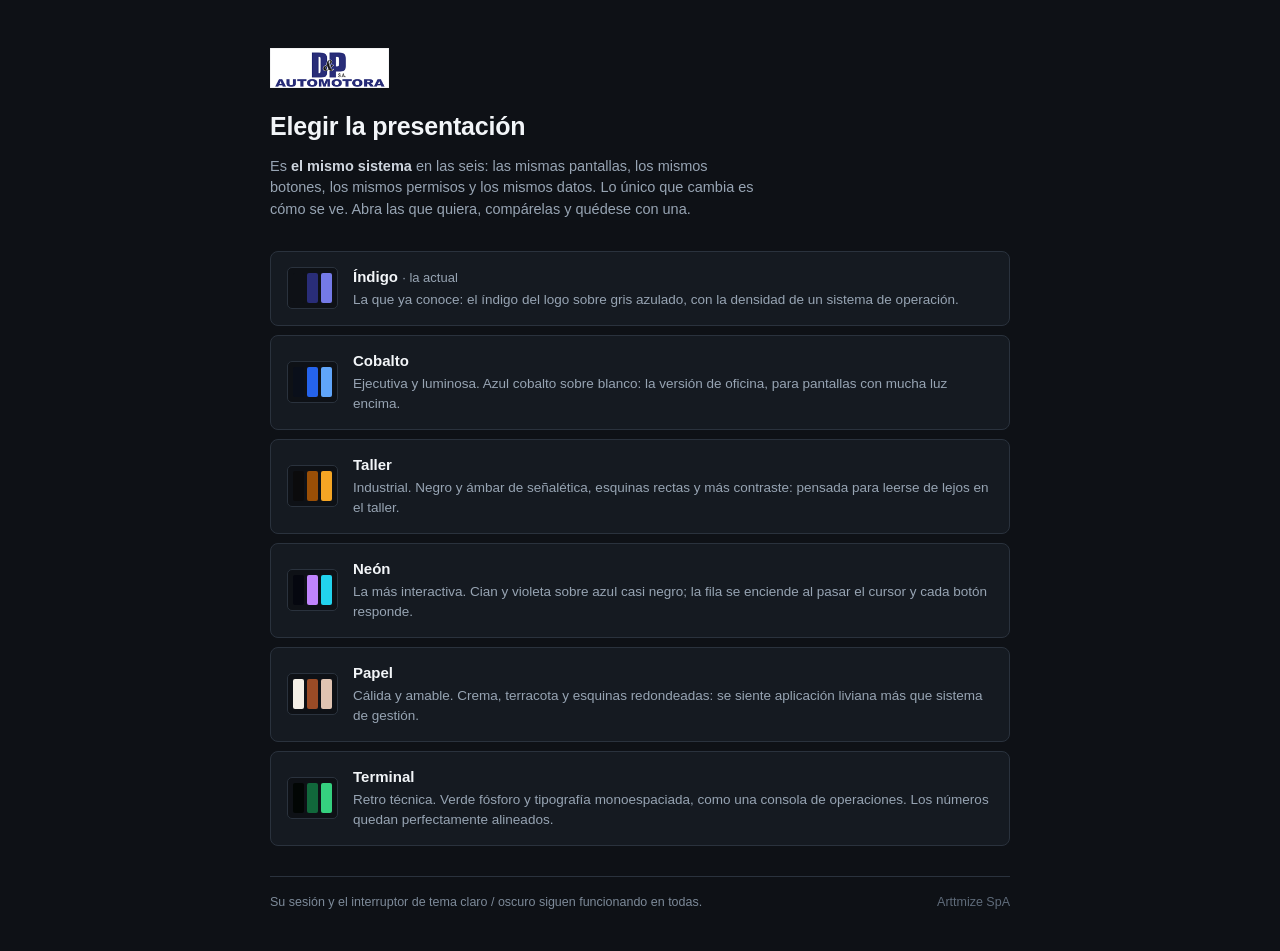
<file: pieles.html>
<!DOCTYPE html>
<html lang="es-CL">
<head>
<meta charset="utf-8">
<meta name="viewport" content="width=device-width, initial-scale=1">
<meta name="robots" content="noindex, nofollow">
<title>Automotora DyP · Elegir la presentación</title>
<link rel="stylesheet" href="css/pieles-portada.css?v=202609031458">
</head>
<body>
<main>
  <header>
    <img src="img/logo-dyp.png" alt="Automotora D y P">
    <h1>Elegir la presentación</h1>
    <p>Es <strong>el mismo sistema</strong> en las seis: las mismas pantallas, los mismos
       botones, los mismos permisos y los mismos datos. Lo único que cambia es cómo se ve.
       Abra las que quiera, compárelas y quédese con una.</p>
  </header>
  <nav class="ops">
  <a class="op actual" href="index.html" data-p="original">
    <span class="mu"><i></i><i></i><i></i></span>
    <span class="tx"><strong>Índigo <em>· la actual</em></strong><span>La que ya conoce: el índigo del logo sobre gris azulado, con la densidad de un sistema de operación.</span></span>
  </a>
  <a class="op" href="piel-cobalto.html" data-p="cobalto">
    <span class="mu"><i></i><i></i><i></i></span>
    <span class="tx"><strong>Cobalto</strong><span>Ejecutiva y luminosa. Azul cobalto sobre blanco: la versión de oficina, para pantallas con mucha luz encima.</span></span>
  </a>
  <a class="op" href="piel-taller.html" data-p="taller">
    <span class="mu"><i></i><i></i><i></i></span>
    <span class="tx"><strong>Taller</strong><span>Industrial. Negro y ámbar de señalética, esquinas rectas y más contraste: pensada para leerse de lejos en el taller.</span></span>
  </a>
  <a class="op" href="piel-neon.html" data-p="neon">
    <span class="mu"><i></i><i></i><i></i></span>
    <span class="tx"><strong>Neón</strong><span>La más interactiva. Cian y violeta sobre azul casi negro; la fila se enciende al pasar el cursor y cada botón responde.</span></span>
  </a>
  <a class="op" href="piel-papel.html" data-p="papel">
    <span class="mu"><i></i><i></i><i></i></span>
    <span class="tx"><strong>Papel</strong><span>Cálida y amable. Crema, terracota y esquinas redondeadas: se siente aplicación liviana más que sistema de gestión.</span></span>
  </a>
  <a class="op" href="piel-terminal.html" data-p="terminal">
    <span class="mu"><i></i><i></i><i></i></span>
    <span class="tx"><strong>Terminal</strong><span>Retro técnica. Verde fósforo y tipografía monoespaciada, como una consola de operaciones. Los números quedan perfectamente alineados.</span></span>
  </a>
  </nav>
  <footer>
    <span class="n">Su sesión y el interruptor de tema claro / oscuro siguen funcionando en todas.</span>
    <span class="m">Arttmize SpA</span>
  </footer>
</main>
</body>
</html>
</file>
<file: css/pieles-portada.css>
/* Portada para elegir la presentacion del sistema.
   Es una pagina aparte del sistema: no comparte estilos con el, a proposito.
   Aca no hay densidad de ERP — hay una sola decision que tomar. */

* { box-sizing: border-box; }

html, body {
  margin: 0; padding: 0; min-height: 100%;
  background: #0e1116;
  color: #ced5de;
  font-family: "Segoe UI", Roboto, "Helvetica Neue", Arial, sans-serif;
  font-size: 15px; line-height: 1.5;
  -webkit-font-smoothing: antialiased;
}

main { max-width: 780px; margin: 0 auto; padding: 48px 20px 40px; }

header { margin-bottom: 30px; }
header img { height: 40px; width: auto; display: block; margin-bottom: 20px; }
header h1 {
  margin: 0 0 10px; font-size: 25px; font-weight: 650; color: #f2f5f8;
  letter-spacing: -.2px;
}
header p { margin: 0; color: #97a4b3; font-size: 14.5px; max-width: 60ch; }
header p strong { color: #ced5de; font-weight: 600; }

.ops { display: flex; flex-direction: column; gap: 9px; }

.op {
  display: flex; align-items: center; gap: 15px;
  padding: 14px 16px;
  background: #151a21; border: 1px solid #2a323d; border-radius: 8px;
  text-decoration: none; color: inherit;
  transition: border-color .15s ease, background .15s ease, transform .15s ease;
}
.op:hover { border-color: #4a5566; background: #1b222b; transform: translateY(-1px); }
.op:focus-visible { outline: 2px solid #747ae7; outline-offset: 2px; }

/* La muestra: tres barras con los colores reales de esa presentacion. */
.mu {
  flex: 0 0 auto; display: flex; gap: 3px;
  padding: 5px; border-radius: 5px; background: #0e1116; border: 1px solid #2a323d;
}
.mu i { display: block; width: 11px; height: 30px; border-radius: 2px; }

.tx { display: flex; flex-direction: column; gap: 2px; min-width: 0; }
.tx strong { font-size: 15px; font-weight: 650; color: #f2f5f8; }
.tx strong em { font-style: normal; font-weight: 400; color: #97a4b3; font-size: 13px; }
.tx span { font-size: 13.5px; color: #97a4b3; }

/* Los colores de cada muestra, tomados de su propia hoja de piel. */
.op[data-p="original"] .mu i:nth-child(1) { background: #0e1116; }
.op[data-p="original"] .mu i:nth-child(2) { background: #292d78; }
.op[data-p="original"] .mu i:nth-child(3) { background: #747ae7; }

.op[data-p="cobalto"]  .mu i:nth-child(1) { background: #0a0f1a; }
.op[data-p="cobalto"]  .mu i:nth-child(2) { background: #2563eb; }
.op[data-p="cobalto"]  .mu i:nth-child(3) { background: #60a5fa; }

.op[data-p="taller"]   .mu i:nth-child(1) { background: #0b0b0c; }
.op[data-p="taller"]   .mu i:nth-child(2) { background: #9a4f06; }
.op[data-p="taller"]   .mu i:nth-child(3) { background: #f5a524; }

.op[data-p="neon"]     .mu i:nth-child(1) { background: #05070f; }
.op[data-p="neon"]     .mu i:nth-child(2) { background: #c084fc; }
.op[data-p="neon"]     .mu i:nth-child(3) { background: #22d3ee; }

.op[data-p="papel"]    .mu i:nth-child(1) { background: #f4efe6; }
.op[data-p="papel"]    .mu i:nth-child(2) { background: #9a4b26; }
.op[data-p="papel"]    .mu i:nth-child(3) { background: #e0c3b1; }

.op[data-p="terminal"] .mu i:nth-child(1) { background: #020604; }
.op[data-p="terminal"] .mu i:nth-child(2) { background: #11683b; }
.op[data-p="terminal"] .mu i:nth-child(3) { background: #35d07f; }

footer {
  margin-top: 30px; padding-top: 16px; border-top: 1px solid #2a323d;
  font-size: 12.5px; color: #7d8a99;
  display: flex; justify-content: space-between; gap: 16px; flex-wrap: wrap;
}
footer .n { color: #7d8a99; }
footer .m { color: #5f6b7a; }

@media (max-width: 560px) {
  main { padding: 30px 16px 30px; }
  header h1 { font-size: 21px; }
  .op { padding: 12px 13px; gap: 12px; }
  .mu i { width: 9px; height: 26px; }
}
</file>
